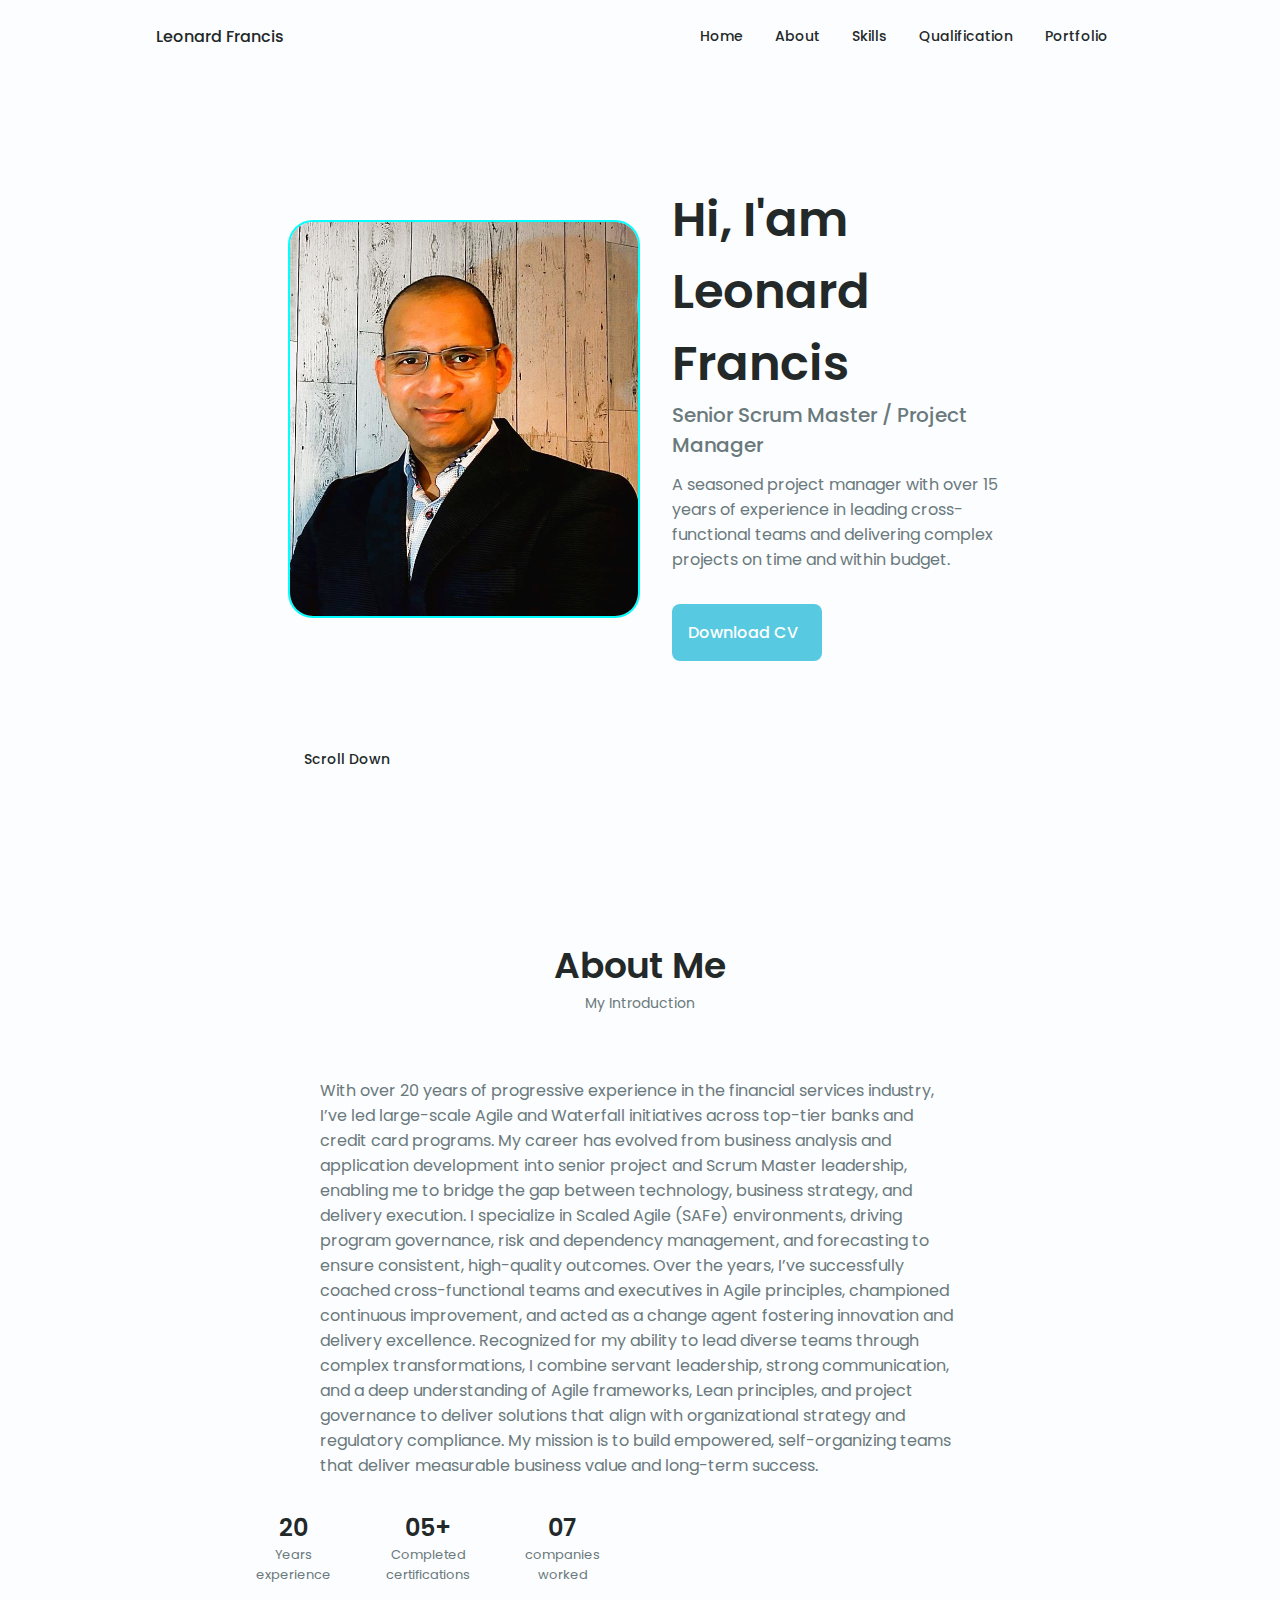
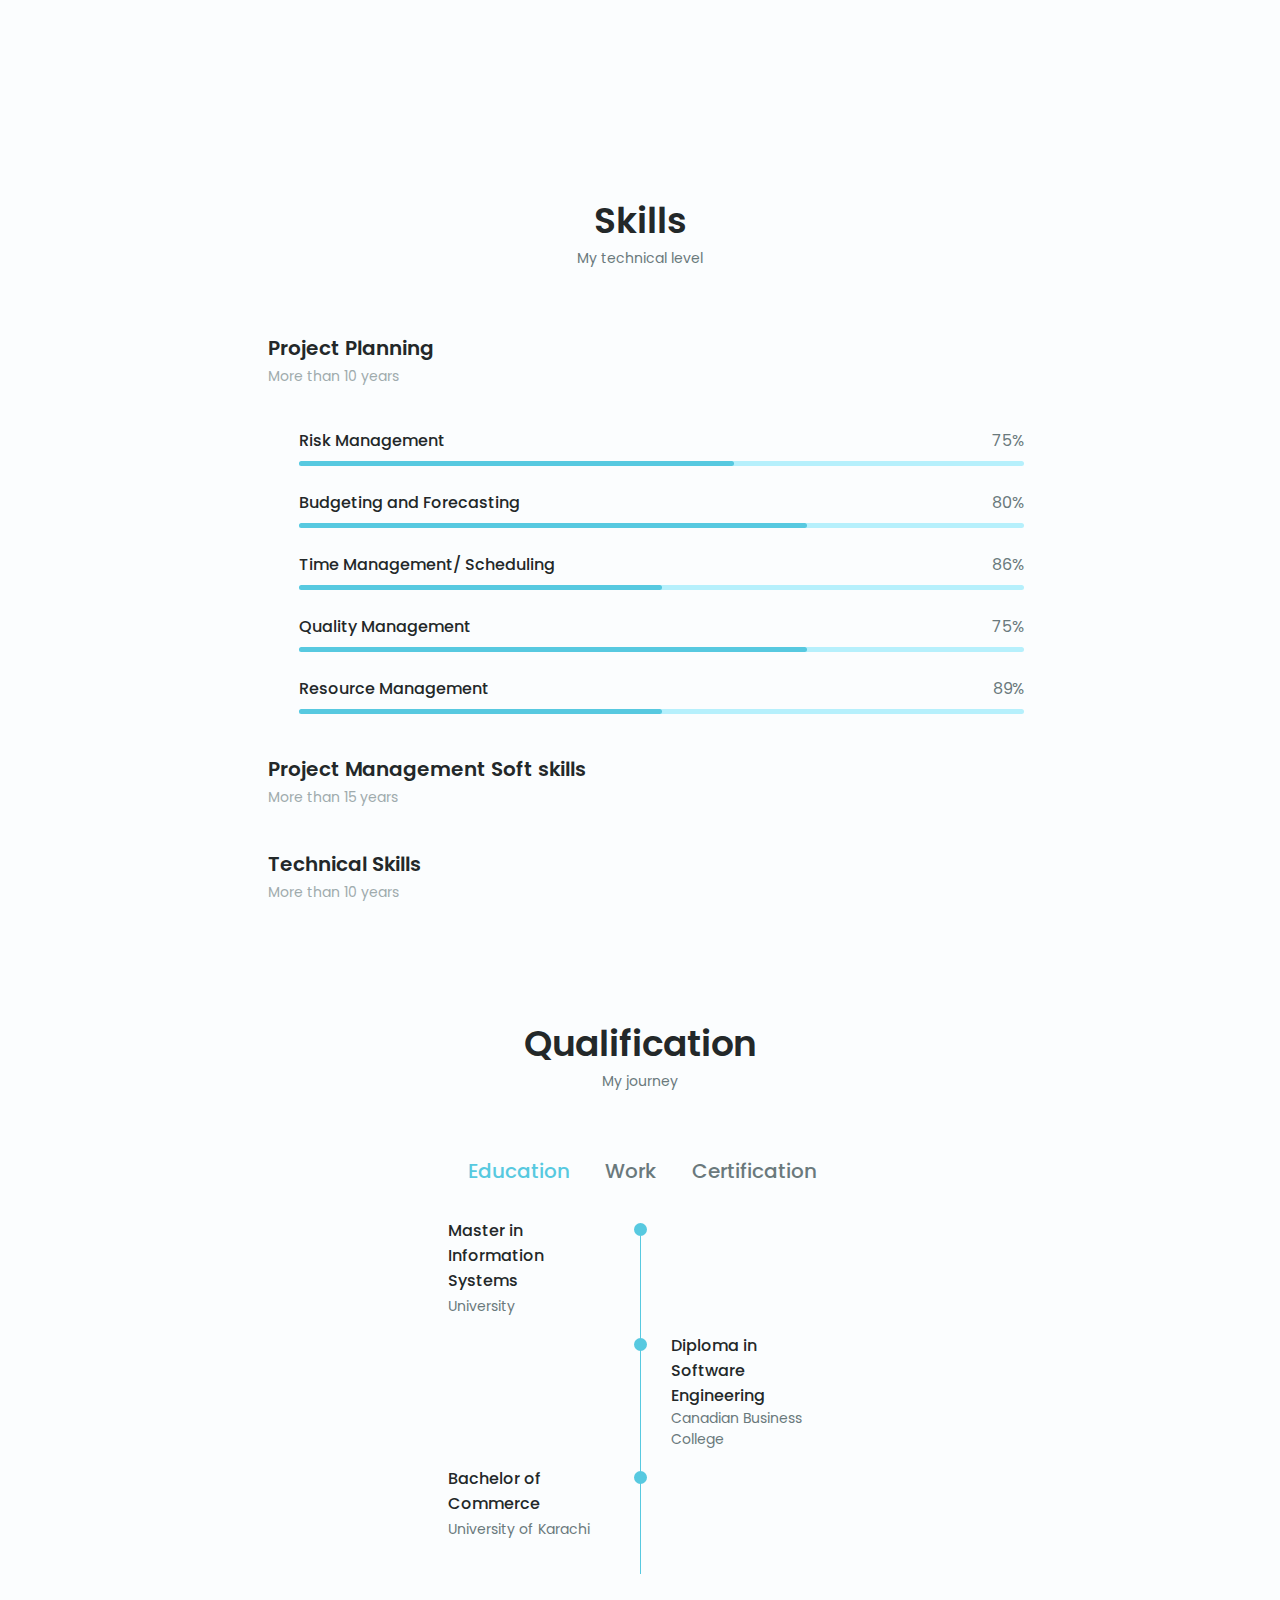
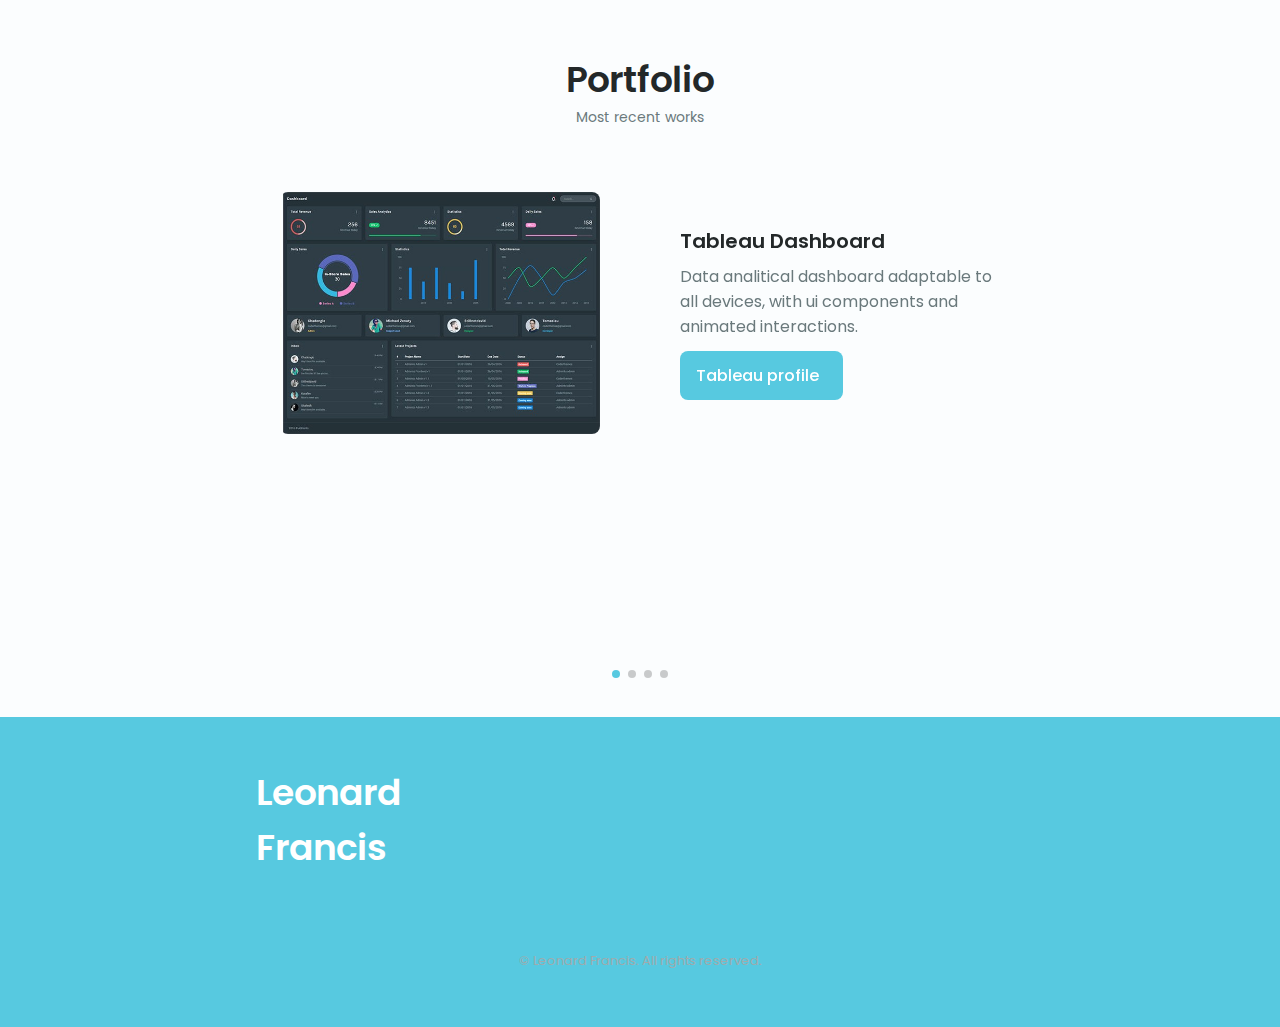
<file: index.html>
<!DOCTYPE html>
    <html lang="en">
    <head>
        <meta charset="UTF-8">
        <meta name="viewport" content="width=device-width, initial-scale=1.0">

        <!--==================== UNICONS ====================-->
        <link rel="stylesheet" href="https://unicons.iconscout.com/release/v4.0.0/css/line.css">
        
        <!--==================== SWIPER CSS ====================-->
        <link rel="stylesheet" href="./packages/css/swiper-bundle.min.css">
        
        <!--==================== CSS ====================-->
        <link rel="stylesheet" href="./packages/css/styles.css">
       

        <title>Leonard Francis</title>
    </head>
    <body>
        <!--==================== HEADER ====================-->
        <header class="header" id="header">
            <nav class="nav container">
                <a href="#" class="nav__logo">Leonard Francis</a>
                <div class="nav__menu" id="nav-menu">
                    <ul class="nav__list grid">
                        <li class="nav__item">
                            <a href="#home" class="nav__link">
                                <i class="uil uil-estate nav__icon"></i>Home
                            </a>
                        </li>
                        <li class="nav__item">
                            <a href="#about" class="nav__link">
                                <i class="uil uil-user nav__icon"></i>About
                            </a>
                        </li>
                        <li class="nav__item">
                            <a href="#skills" class="nav__link">
                                <i class="uil uil-file-alt nav__icon"></i>Skills
                            </a>
                        <li class="nav__item">
                            <a href="#qualification" class="nav__link">
                                <i class="uil uil-message nav__icon"></i>Qualification                               
                            </a>
                        </li>
                        <li class="nav__item">
                            <a href="#portfolio" class="nav__link">
                                <i class="uil uil-scenery nav__icon"></i>Portfolio                                
                            </a>
                        </li>

                    </ul>
                    <i class="uil uil-times nav__close" id="nav-close"></i>
                </div>
                <div class="nav__btns">
                    <!-- Theme change button -->

                    <i class="uil uil-moon change-theme" id="theme-button"></i>

                    <div class="nav__toggle" id="nav-toggle">
                        <i class="uil uil-apps"></i>
                    </div>
                </div>
            </nav>
        </header>

        <!--==================== MAIN ====================-->
        <main class="main">
            <!--==================== HOME ====================-->
            <section class="home section" id="home">
                <div class="home__container container grid">
                    <div class="home__content grid">
                        <div class="home__social">
                            <a href="https://www.linkedin.com/in/leonard-f-65aba0225/" target="_blank" class="home__social-icon">
                                <i class="uil uil-linkedin-alt"></i>
                            </a>
                            <a href="https://github.com/leonardftor" target="_blank" class="home__social-icon">
                                <i class="uil uil-github-alt"></i>
                            </a>
                        </div>

                        <div>
                            <img src="packages/images/LF_me.jpg" style="border: 2px solid #00FFFF; border-radius: 25px;" alt="Leonard" width="500" height="600">
                        </div>

                        <div class="home__data">
                            <h1 class="home__title">Hi, I'am Leonard Francis</h1>
                            <h3 class="home__subtitle">Senior Scrum Master / Project Manager </h3>
                            <p class="home__description">A seasoned project manager with over 15 years of experience in leading cross-functional teams
                                 and delivering complex projects on time and within budget.</p>
                            <div class="about__buttons">
                            <a download="" href="FrancisLeonard.pdf" class="button button--flex">
                                Download CV<i class="uil uil-download-alt button__icon"></i>
                            </a>
                        </div>
                            <!-- <a href="#contact" class="button button--flex home__button">
                                Contact Me<i class="uil uil-message button__icon"></i> -->
                            </a>
                        </div>
                    </div>

                    <div class="home__scroll">
                        <a href="#about" class="home__scroll-button button--flex">
                            <i class="uil uil-mouse-alt home__scroll-mouse"></i>
                            <span class="home__scroll-name">Scroll Down</span>
                            <i class="uil uil-arrow-down home__scroll-arrow"></i>
                        </a>
                    </div>
                </div>
            </section>

            <!--==================== ABOUT ====================-->
            <section class="about section" id="about">
                <h2 class="section__title">About Me</h2>
                <span class="section__subtitle">My Introduction</span>

                <!-- <div class="about__container container grid"> -->
                    <!-- <img src="packages/images/prj_3.jpg" alt="" class="about__img"> -->
                    <div class="about__data">
                        <p class="home__description" style="width: 50%; margin-right: auto; margin-left: auto;">
                        With over 20 years of progressive experience in the financial services industry, I’ve led large-scale Agile and Waterfall initiatives across top-tier banks and credit card programs. My career has evolved from business analysis and application development into senior project and Scrum Master leadership, enabling me to bridge the gap between technology, business strategy, and delivery execution.

                        I specialize in Scaled Agile (SAFe) environments, driving program governance, risk and dependency management, and forecasting to ensure consistent, high-quality outcomes. Over the years, I’ve successfully coached cross-functional teams and executives in Agile principles, championed continuous improvement, and acted as a change agent fostering innovation and delivery excellence.

                        Recognized for my ability to lead diverse teams through complex transformations, I combine servant leadership, strong communication, and a deep understanding of Agile frameworks, Lean principles, and project governance to deliver solutions that align with organizational strategy and regulatory compliance. My mission is to build empowered, self-organizing teams that deliver measurable business value and long-term success. 

                        </p>
                    <div class="about__container container grid">

                        <div class="about__info">
                            <div>
                                <span class="about__info-title">20</span>
                                <span class="about__info-name">Years <br> experience</span>
                            </div>
                            <div>
                                <span class="about__info-title">05+</span>
                                <span class="about__info-name">Completed <br> certifications</span>
                            </div>
                            <div>
                                <span class="about__info-title">07 </span>
                                <span class="about__info-name">companies<br>worked</span>
                            </div>
                        </div>
                    </div>
                </div>
            </section>

            <!--==================== SKILLS ====================-->
            <section class="skills section" id="skills">
                <h2 class="section__title">Skills</h2>
                <span class="section__subtitle">My technical level</span>

                <div class="skills__container container grid">
                    <div>
                         <!--==================== SKILL-1 ====================-->
                        <div class="skills__content skills__open">
                            <div class="skills__header">
                                <i class="uil uil-analytics skills__icon"></i>
                               <div>
                                   <h1 class="skills__title">Project Planning  </h1>
                                   <span class="skills__subtitle">More than 10 years</span>
                               </div>

                               <i class="uil uil-angle-down skills__arrow"></i>
                            </div>
                            <div class="skills__list grid">
                                <div class="skills__data">
                                    <div class="skills__titles">
                                        <h3 class="skills__name">Risk Management</h3>
                                        <span class="skills__number">75%</span>
                                    </div>
                                    <div class="skills__bar">
                                        <span class="skills__percentage skills__python"></span>
                                    </div>
                                </div>
                               <div class="skills__data">
                                   <div class="skills__titles">
                                       <h3 class="skills__name">Budgeting and Forecasting</h3>
                                       <span class="skills__number">80%</span>
                                   </div>
                                   <div class="skills__bar">
                                       <span class="skills__percentage skills__tab"></span>
                                   </div>
                               </div>
                               <div class="skills__data">
                                   <div class="skills__titles">
                                       <h3 class="skills__name">Time Management/ Scheduling </h3>
                                       <span class="skills__number">86%</span>
                                   </div>
                                   <div class="skills__bar">
                                       <span class="skills__percentage skills__sql"></span>
                                   </div>
                               </div>
                               <div class="skills__data">
                                   <div class="skills__titles">
                                       <h3 class="skills__name">Quality Management</h3>
                                       <span class="skills__number">75%</span>
                                   </div>
                                   <div class="skills__bar">
                                       <span class="skills__percentage skills__google"></span>
                                   </div>
                               </div>
                               <div class="skills__data">
                                   <div class="skills__titles">
                                       <h3 class="skills__name">Resource Management</h3>
                                       <span class="skills__number">89%</span>
                                   </div>
                                   <div class="skills__bar">
                                       <span class="skills__percentage skills__sql"></span>
                                   </div>
                               </div>
                            </div>
                        </div>
                         <!--==================== SKILLS 2 ====================-->
                        <div class="skills__content skills__close">
                            <div class="skills__header">
                                <i class="uil uil-money-bill skills__icon"></i>
                               <div>
                                   <h1 class="skills__title">Project Management Soft skills</h1>
                                   <span class="skills__subtitle">More than 15 years</span>
                               </div>

                               <i class="uil uil-angle-down skills__arrow"></i>
                            </div>
                            <div class="skills__list grid">
                                <div class="skills__data">
                                    <div class="skills__titles">
                                        <h3 class="skills__name">Leadership</h3>
                                        <span class="skills__number">80%</span>
                                    </div>
                                    <div class="skills__bar">
                                        <span class="skills__percentage skills__bank"></span>
                                    </div>
                               </div>
                               <div class="skills__data">
                                   <div class="skills__titles">
                                       <h3 class="skills__name">Organization</h3>
                                       <span class="skills__number">80%</span>
                                   </div>
                                   <div class="skills__bar">
                                       <span class="skills__percentage skills__counter"></span>
                                   </div>
                               </div>
                               <div class="skills__data">
                                    <div class="skills__titles">
                                      <h3 class="skills__name">Problem-Solving</h3>
                                      <span class="skills__number">70%</span>
                                    </div>
                                    <div class="skills__bar">
                                       <span class="skills__percentage skills__google"></span>
                                    </div>
                                </div>
                                <div class="skills__data">
                                   <div class="skills__titles">
                                       <h3 class="skills__name">Conflict Resolution</h3>
                                       <span class="skills__number">90%</span>
                                   </div>
                                   <div class="skills__bar">
                                       <span class="skills__percentage skills__office"></span>
                                   </div>
                                </div>
                            </div>
                        </div>
                    </div>

                    <div>
                        <!--==================== SKILLS 3 ====================-->
                        <div class="skills__content skills__close">
                            <div class="skills__header">
                               <i class="uil uil-brackets-curly skills__icon"></i>
                               <div>
                                   <h1 class="skills__title">Technical Skills</h1>
                                   <span class="skills__subtitle">More than 10 years</span>
                               </div>

                               <i class="uil uil-angle-down skills__arrow"></i>
                            </div>
                            <div class="skills__list grid">
                                <div class="skills__data">
                                    <div class="skills__titles">
                                        <h3 class="skills__name">Jira & Confluence</h3>
                                        <span class="skills__number">90%</span>
                                    </div>
                                    <div class="skills__bar">
                                        <span class="skills__percentage skills__html"></span>
                                    </div>
                                </div>
                               <div class="skills__data">
                                   <div class="skills__titles">
                                       <h3 class="skills__name">MS Project</h3>
                                       <span class="skills__number">80%</span>
                                   </div>
                                   <div class="skills__bar">
                                       <span class="skills__percentage skills__css"></span>
                                   </div>
                               </div>
                               <div class="skills__data">
                                   <div class="skills__titles">
                                       <h3 class="skills__name">Tableau / Power BI</h3>
                                       <span class="skills__number">60%</span>
                                   </div>
                                   <div class="skills__bar">
                                       <span class="skills__percentage skills__js"></span>
                                   </div>
                               </div>
                               <div class="skills__data">
                                   <div class="skills__titles">
                                       <h3 class="skills__name">MS Office Suite</h3>
                                       <span class="skills__number">70%</span>
                                   </div>
                                   <div class="skills__bar">
                                       <span class="skills__percentage skills__wordpress"></span>
                                   </div>
                               </div>
                           </div>
                       </div>
                    </div>
                </div>
            </section>

        <!--==================== QUALIFICATION ====================-->
        <section class="qualification__section" id="qualification">
            <h2 class="section__title" >Qualification</h2>
            <span class="section__subtitle">My journey</span>

            
            <div class="qualification__container container">
                <div class="qualification__tabs">
                    <div class="qualification__button button--flex qualification__active" data-target='#education'>
                        <i class="uil uil-graduation-cap qualification__icon"></i>
                        Education
                    </div>

                    <div class="qualification__button button--flex" data-target="#work">
                        <i class="uil uil-briefcase-alt qualification__icon"></i>
                        Work
                    </div>

                    <div class="qualification__button button--flex" data-target="#certification">
                        <i class="uil uil-award-alt qualification__icon"></i>
                        Certification
                    </div>
                </div>

            <div class="qualification__sections">
            <!--==================== QUALIFICATION CONTENT 1 ====================-->
            <div class="qualification__content qualification__active" data-content id="education">
             <!--==================== QUALIFICATION 1 ====================--> 
             <div class="qualification__data">
                 <div>
                     <h3 class="qualification__title"> Master in Information Systems </h3>
                     <span class="qualification__subtitle">University</span>
                     <div class="qualification__calendar">
                        <!-- <i class="uil uil-calendar-alt"></i> -->
                     
                     </div>
                 </div>

                 <div>
                     <span class="qualification__rounder"></span>
                     <span class="qualification__line"></span>
                 </div>
             </div>
             
             <!--==================== QUALIFICATION 2 ====================--> 
             <div class="qualification__data">
                <div></div>
                <div>
                   <span class="qualification__rounder"></span>
                   <span class="qualification__line"></span>
                </div>

                <div>
                    <h3 class="qualification__title">Diploma in Software Engineering</h3>
                    <span class="qualification__subtitle">Canadian Business College</span>
                    <div class="qualification__calendar">
                       <!-- <i class="uil uil-calendar-alt"></i> -->
                      
                    </div>
                </div>
            </div> 

            <!--==================== QUALIFICATION 3 ====================--> 
            <div class="qualification__data">
                <div>
                    <h3 class="qualification__title">Bachelor of Commerce</h3>
                    <span class="qualification__subtitle">University of Karachi</span>
                    <div class="qualification__calendar">
                       <!-- <i class="uil uil-calendar-alt"></i> -->
                       
                    </div>
                </div>

                <div>
                    <span class="qualification__rounder"></span>
                    <span class="qualification__line"></span>
                </div>
            </div>           
            </div>
            
            
            <!--==================== QUALIFICATION CONTENT 2 ====================-->
            <div class="qualification__content" data-content id="work">
                <!--==================== QUALIFICATION 1 ====================--> 
                <div class="qualification__data">
                    <div>
                        <h3 class="qualification__title">Senior Scrum Master</h3>
                        <span class="qualification__subtitle">TD Bank - Toronto</span>
                        <div class="qualification__calendar">
                           <i class="uil uil-calendar-alt"></i>
                           2022 - Present
                        </div>
                    </div>
   
                    <div>
                        <span class="qualification__rounder"></span>
                        <span class="qualification__line"></span>
                    </div>
                </div>
                
                <!--==================== QUALIFICATION 2 ====================--> 
                <div class="qualification__data">
                   <div></div>
                   <div>
                      <span class="qualification__rounder"></span>
                      <span class="qualification__line"></span>
                   </div>
   
                   <div>
                       <h3 class="qualification__title">Project Manager / Senior Scrum Master</h3>
                       <span class="qualification__subtitle">CIBC - Toronto</span>
                       <div class="qualification__calendar">
                          <i class="uil uil-calendar-alt"></i>
                          2018 - 2022
                       </div>
                   </div>
               </div> 
   
               <!--==================== QUALIFICATION 3 ====================--> 
               <div class="qualification__data">
                   <div>
                       <h3 class="qualification__title">Advisory Application Developer</h3>
                       <span class="qualification__subtitle">CIBC - Toronto</span>
                       <div class="qualification__calendar">
                          <i class="uil uil-calendar-alt"></i>
                          2015 - 2018
                       </div>
                   </div>
   
                   <div>
                       <span class="qualification__rounder"></span>
                       <span class="qualification__line"></span>
                   </div>
               </div> 

                <!--==================== QUALIFICATION 4 ====================--> 
                <div class="qualification__data">
                    <div></div>
                    <div>
                        <span class="qualification__rounder"></span>
                        <span class="qualification__line"></span>
                    </div>
                    <div>
                        <h3 class="qualification__title">Senior Business Analyst / Project Manager</h3>
                        <span class="qualification__subtitle">International Financial Data (IFDS) - Toronto</span>
                        <div class="qualification__calendar">
                            <i class="uil uil-calendar-alt"></i>
                            04/2015 - 08/2015
                        </div>
                    </div>
               </div> 
            
            <!--==================== QUALIFICATION 5 ====================-->
                <div class="qualification__data">
                    <div>
                        <h3 class="qualification__title">Senior Manager Business / Project Manager</h3>
                        <span class="qualification__subtitle">Mashreq Bank - Dubai, U.A.E</span>
                        <div class="qualification__calendar">
                            <i class="uil uil-calendar-alt"></i>
                            2004 - 2013
                        </div>
                    </div>
    
                    <div>
                        <span class="qualification__rounder"></span>
                        <span class="qualification__line"></span>
                    </div>
                </div> 
            </div>

            <!--==================== QUALIFICATION CONTENT  ====================-->
            <div class="qualification__content" data-content id="certification">
                <!--==================== QUALIFICATION 1 ====================--> 
                <div class="qualification__data">
                    <div>
                        <h3 class="qualification__title">SAFe Advanced Scrum Master</h3>
                        <span class="qualification__subtitle">Scaled Agile INC</span>
                        <div class="qualification__calendar">
                          <i class="uil uil-calendar-alt"></i>
                          2023
                        </div>
                    </div>
   
                    <div>
                       <span class="qualification__rounder"></span>
                       <span class="qualification__line"></span>
                    </div>
                </div>      
                <!--==================== QUALIFICATION 2 ====================-->       
                <div class="qualification__data">
                   <div></div>
                   <div>
                      <span class="qualification__rounder"></span>
                      <span class="qualification__line"></span>
                   </div>
   
                   <div>
                       <h3 class="qualification__title">Certified Professional Scrum Master</h3>
                       <span class="qualification__subtitle">Scrum.org</span>
                       <div class="qualification__calendar">
                          <i class="uil uil-calendar-alt"></i>
                          2022
                       </div>
                   </div>
               </div> 
                <!--==================== QUALIFICATION 3 ====================-->    
                <div class="qualification__data">
                     <div>
                          <h3 class="qualification__title">Certified Pega Business System Architecture v 8.5</h3>
                          <span class="qualification__subtitle">Scrum Alliance</span>
                          <div class="qualification__calendar">
                              <i class="uil uil-calendar-alt"></i>
                              2021
                          </div>
                     </div>
    
                     <div>
                          <span class="qualification__rounder"></span>
                          <span class="qualification__line"></span>
                     </div>
                </div>
                <!--==================== QUALIFICATION 4 ====================-->
                <div class="qualification__data">
                    <div></div>
                    <div>
                       <span class="qualification__rounder"></span>
                       <span class="qualification__line"></span>
                    </div>
    
                    <div>
                        <h3 class="qualification__title">Certificate in Advanced Data Science and Predictive Analytics</h3>
                        <span class="qualification__subtitle">York University</span>
                        <div class="qualification__calendar">
                           <i class="uil uil-calendar-alt"></i>
                           2020
                        </div>
                    </div>
                </div>
                <!--==================== QUALIFICATION 5 ====================-->
                <div class="qualification__data">
                     <div>
                          <h3 class="qualification__title">Certified Scrum Master</h3>
                          <span class="qualification__subtitle">Scrum Alliance</span>
                          <div class="qualification__calendar">
                              <i class="uil uil-calendar-alt"></i>
                              2018
                          </div>
                     </div>
    
                     <div>
                          <span class="qualification__rounder"></span>
                          <span class="qualification__line"></span>
                     </div>
                </div>
                <!--==================== QUALIFICATION 6 ====================-->
                <div class="qualification__data">
                    <div></div>
                    <div>
                       <span class="qualification__rounder"></span>
                       <span class="qualification__line"></span>
                    </div>
    
                    <div>
                        <h3 class="qualification__title">Certificate in Advanced Data Science and Predictive Analytics</h3>
                        <span class="qualification__subtitle">York University</span>
                        <div class="qualification__calendar">
                           <i class="uil uil-calendar-alt"></i>
                           2020
                        </div>
                    </div>
                </div>
                <!--==================== QUALIFICATION 5 ====================-->
                <div class="qualification__data">
                     <div>
                          <h3 class="qualification__title">Certified Business Analysis Professional (Membership ID 114178)</h3>
                          <span class="qualification__subtitle">International Institute of Business Analysis</span>
                          <div class="qualification__calendar">
                              <i class="uil uil-calendar-alt"></i>
                              2017 
                          </div>
                     </div>
    
                     <div>
                          <span class="qualification__rounder"></span>
                          <span class="qualification__line"></span>
                     </div>
                </div>

            </div>
            </div>
        </section>
      
   
        <!--==================== PORTFOLIO ====================-->
        <section class="portfolio section" id="portfolio">

            <h2 class="section__title">Portfolio</h2>
            <span class="section__subtitle">Most recent works</span>

            <div class="portfolio__container container swiper-container">
                <div class="swiper-wrapper">
        <!--==================== PORTFOLIO 1 ====================-->
        
            <div class="portfolio__content grid swiper-slide">
                <img src="./packages/images/portfolio1.jpg" alt="" class="portfolio__img">

                <div class="portfolio_">
                    <h3 class="portfolio__title">Tableau Dashboard</h3>
                    <p class="portfolio__description">Data analitical dashboard adaptable to all devices, 
                        with ui components and animated interactions.</p>
                    <a href="https://public.tableau.com/app/profile/leonard.francis/vizzes" target="_blank"  class="button button--flex button--small portfolio__button">
                        Tableau profile
                        <i class="uil uil-arrow-right button__icon"></i>
                    </a>
                </div>
            </div>

            <!--==================== PORTFOLIO 2 ====================-->
        
            <div class="portfolio__content grid swiper-slide">

                
                <video width="350" height="240" controls loop>
                <source src="./packages/images/bankingsim.mp4" type="video/mp4">
                </video>

                <div class="portfolio_">
                    <h3 class="portfolio__title">Banking Simulation (Python project) </h3>
                    <p class="portfolio__description"> Created a banking Simulation using python as part of a Software Engineering course.</p>
                    <a href="https://github.com/leonardftor/banksim" target="_blank"   class="button button--flex button--small portfolio__button">
                        Git repo
                        <i class="uil uil-arrow-right button__icon"></i>
                    </a>
                </div>
            </div>

            <!--==================== PORTFOLIO 3 ====================-->
        
            <div class="portfolio__content grid swiper-slide">
                <img src="./packages/images/portfolio4.png" alt="" class="portfolio__img">

                <div class="portfolio_">
                    <h3 class="portfolio__title">Salesforce profile</h3>
                    <p class="portfolio__description"> Completed platform developer and Business analyst badges</p>
                    <a href="https://www.salesforce.com/trailblazer/lfrancis31"  target="_blank" class="button button--flex button--small portfolio__button">
                        Trailhead profile
                        <i class="uil uil-arrow-right button__icon"></i>
                    </a>
                </div>
            </div>
            <!--==================== PORTFOLIO 4 ====================-->
        
            <div class="portfolio__content grid swiper-slide">
                <img src="./DashboardPrj.png" alt="" class="portfolio__img">

                <div class="portfolio_">
                    <h3 class="portfolio__title">Power BI Sample Dashboard</h3>
                    <p class="portfolio__description"> Completed Power BI Desktop Sample project for University of Colorado</p>
                    <a href="PowerBIPage.html"  target="_blank" class="button button--flex button--small portfolio__button">
                        Power BI Desktop Sample project
                        <i class="uil uil-arrow-right button__icon"></i>
                    </a>
                </div>
            </div>



            </div>

            <!-- add arrows-->
            <div class="swiper-button-next">
                <i class="uil uil-angle-right-b swiper-portfolio-icon"></i>
            </div>

            <div class="swiper-button-prev">
                <i class="uil uil-angle-left-b swiper-portfolio-icon"></i>
            </div>

            <!-- Add Pagination -->
            <div class="swiper-pagination"></div>
            
        
        </div>

        </section>


<!-- 
        ==================== TESTIMONIAL ==================== -->
        <!-- <section class="testimonial section">

            <h2 class="section__title">Testimonials</h2>
            <span class="section__subtitle">My client saying</span>

            <div class="testimonial__container container swiper-container">
                <div class="swiper-wrapper"> -->
                <!--==================== TESTIMONIAL 1 ====================-->
                    <!-- <div class="testimonial__content swiper-slide">
                        <div class="testimonial__data">
                            <div class="testimonial__header">
                                <img src="./packages/images/arun.PNG" alt="" class="testimonial__img">
                                
                                <div>
                                    <h3 class="testimonial__name">Arun Prashanth</h3>
                                    <span class="testimonial__client">Client</span>
                                </div>
                            </div>
                            <div>
                                <i class="uil uil-star testimonial__icon-star"></i>
                                <i class="uil uil-star testimonial__icon-star"></i>
                                <i class="uil uil-star testimonial__icon-star"></i>
                                <i class="uil uil-star testimonial__icon-star"></i>
                                <i class="uil uil-star testimonial__icon-star"></i>
                            </div>
                        </div>

                        <p class="testimonial__description">I get a good impression, I carry out my project with all the 
                            possible quality and attention and support 24 hours a day.
                        </p>
                    </div> -->
                    <!--==================== TESTIMONIAL 2 ====================-->
                    <!-- <div class="testimonial__content swiper-slide">
                        <div class="testimonial__data">
                            <div class="testimonial__header">
                                <img src="./packages/images/yuga.PNG" alt="" class="testimonial__img">
                                
                                <div>
                                    <h3 class="testimonial__name">Yugadarshan</h3>
                                    <span class="testimonial__client">Client</span>
                                </div>
                            </div>
                            <div>
                                <i class="uil uil-star testimonial__icon-star"></i>
                                <i class="uil uil-star testimonial__icon-star"></i>
                                <i class="uil uil-star testimonial__icon-star"></i>
                                <i class="uil uil-star testimonial__icon-star"></i>
                                <i class="uil uil-star testimonial__icon-star"></i>
                            </div>
                        </div>

                        <p class="testimonial__description">I get a good impression, I carry out my project with all the 
                            possible quality and attention and support 24 hours a day.
                        </p>
                    </div> -->
                    <!--==================== TESTIMONIAL 3 ====================-->
                    <!-- <div class="testimonial__content swiper-slide">
                        <div class="testimonial__data">
                            <div class="testimonial__header">
                                <img src="./packages/images/shenan.PNG" alt="" class="testimonial__img">
                                
                                <div>
                                    <h3 class="testimonial__name">Shenan Sachinthan</h3>
                                    <span class="testimonial__client">Client</span>
                                </div>
                            </div>
                            <div>
                                <i class="uil uil-star testimonial__icon-star"></i>
                                <i class="uil uil-star testimonial__icon-star"></i>
                                <i class="uil uil-star testimonial__icon-star"></i>
                                <i class="uil uil-star testimonial__icon-star"></i>
                                <i class="uil uil-star testimonial__icon-star"></i>
                            </div>
                        </div>

                        <p class="testimonial__description">I get a good impression, I carry out my project with all the 
                            possible quality and attention and support 24 hours a day.</p>
                    </div>      
                </div> -->

                <!--Add pagination-->
                <div class="swiper-pagination swiper-pagination-testimonial"></div>
            </div>
            </section>


    <!--==================== FOOTER ====================-->
    <footer class="footer">

        <div class="footer__bg">
            <div class="footer__container container grid">
                <div>
                    <h1 class="footer__title">Leonard Francis</h1>
                    <span class="footer__subtitle"> </span>
                </div>
<!-- 
                <ul class="footer__links">
                    <li>
                        <a href="#services" class="footer__link">Services</a>
                    </li>
                    <li>
                        <a href="#portfolio" class="footer__link">Portfolio</a>
                    </li>
                    <li>
                        <a href="#contact" class="footer__link">Contact</a>
                    </li>
                </ul> -->

                <div class="footer__socials">
                    <a href="https://www.linkedin.com/in/leonard-f-65aba0225/" target="_blank" class="footer__social">
                        <i class="uil uil-linkedin-alt"></i>
                    </a>
                    <a href="mailto:leonardftor@gmail.com" target="_blank" class="footer__social">
                        <i class="uil uil-fast-mail"></i>
                    </a>
                    <a href="tel:647-671-3531" alt="647-671-3531" >
                        <i class="uil uil-phone-alt"></i>
                    </a>
                </div>
            </div>
            <p class="footer__copy">&#169; Leonard Francis. All rights reserved.</p>
        </div>
    </footer>

    <!--==================== SCROLL TOP ====================-->
    <a href="#" class="scrollup" id="scroll-up">
        <i class="uil uil-arrow-up scrollup__icon"></i>
    </a>
    

    <!--==================== SWIPER JS ====================-->
    <script src="./packages/js/swiper-bundle.min.js"></script>

    <!--==================== MAIN JS ====================-->
    <script src="./packages/js/main.js"></script>


<!---reference: https://unicons.iconscout.com/release/v1.0.0/index.html-->
</body>

</html>
</file>
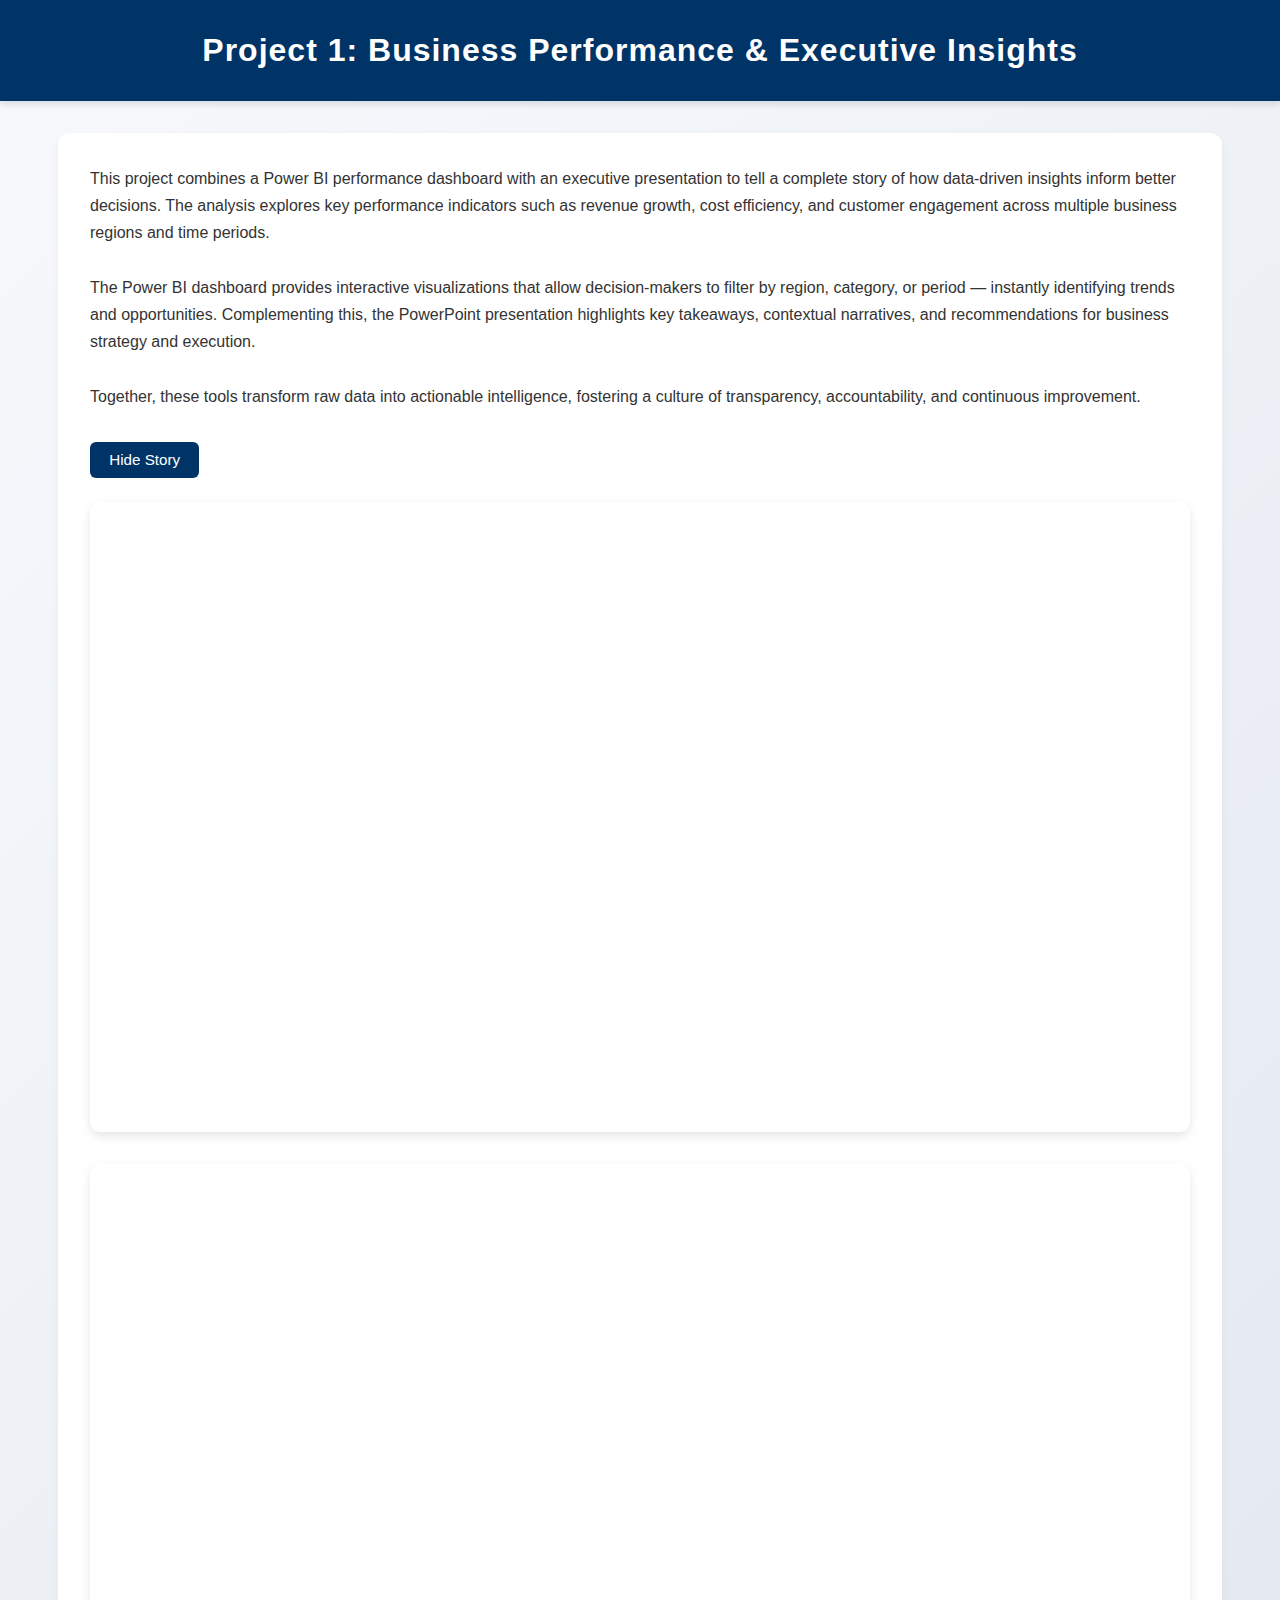
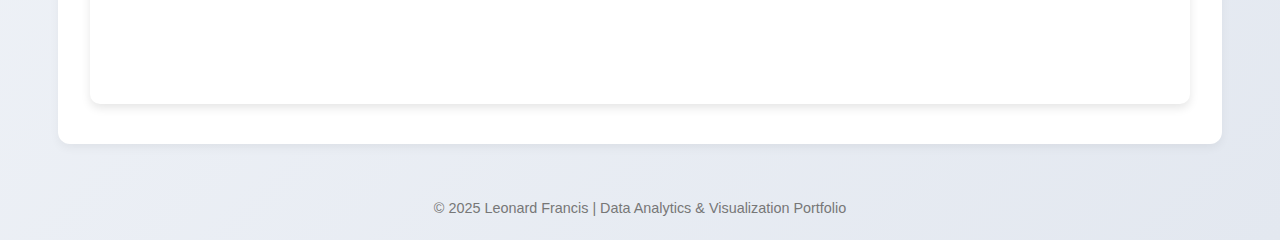
<file: PowerBIPage.html>
<!DOCTYPE html>
<html lang="en">
<head>
  <meta charset="UTF-8">
  <meta name="viewport" content="width=device-width, initial-scale=1.0">
  <title>Project 1 | Business Performance & Insights Dashboard</title>
  <style>
    body {
      font-family: "Segoe UI", Roboto, Helvetica, Arial, sans-serif;
      background: linear-gradient(135deg, #f7f9fc, #e3e8f0);
      margin: 0;
      padding: 0;
      color: #222;
    }

    header {
      background-color: #003366;
      color: white;
      text-align: center;
      padding: 2rem 1rem;
      box-shadow: 0 4px 6px rgba(0, 0, 0, 0.1);
    }

    header h1 {
      margin: 0;
      font-size: 2rem;
      letter-spacing: 1px;
    }

    .container {
      max-width: 1100px;
      margin: 2rem auto;
      padding: 1rem 2rem;
      background: white;
      border-radius: 12px;
      box-shadow: 0 4px 10px rgba(0, 0, 0, 0.05);
    }

    .story {
      line-height: 1.7;
      font-size: 1rem;
      margin-bottom: 2rem;
      color: #333;
    }

    iframe {
      display: block;
      margin: 1.5rem auto;
      border: none;
      border-radius: 10px;
      width: 100%;
      height: 70vh;
      box-shadow: 0 4px 10px rgba(0, 0, 0, 0.1);
    }

    .presentation {
      width: 100%;
      height: 60vh;
      border-radius: 10px;
      margin-top: 2rem;
    }

    .toggle-btn {
      display: inline-block;
      padding: 0.6rem 1.2rem;
      background-color: #003366;
      color: white;
      border: none;
      border-radius: 6px;
      font-size: 0.95rem;
      cursor: pointer;
      transition: all 0.3s ease;
    }

    .toggle-btn:hover {
      background-color: #00509e;
    }

    footer {
      text-align: center;
      padding: 1.5rem;
      color: #777;
      font-size: 0.9rem;
    }

    @media (max-width: 768px) {
      iframe {
        height: 60vh;
      }

      .presentation {
        height: 50vh;
      }
    }
  </style>
</head>

<body>
  <header>
    <h1>Project 1: Business Performance & Executive Insights</h1>
  </header>

  <div class="container">
    <p class="story" id="story-text">
      This project combines a Power BI performance dashboard with an executive presentation to tell a 
      complete story of how data-driven insights inform better decisions. The analysis explores key 
      performance indicators such as revenue growth, cost efficiency, and customer engagement across 
      multiple business regions and time periods.
      <br><br>
      The Power BI dashboard provides interactive visualizations that allow decision-makers to filter 
      by region, category, or period — instantly identifying trends and opportunities. Complementing this, 
      the PowerPoint presentation highlights key takeaways, contextual narratives, and recommendations for 
      business strategy and execution.
      <br><br>
      Together, these tools transform raw data into actionable intelligence, fostering a culture of 
      transparency, accountability, and continuous improvement.
    </p>

    <button class="toggle-btn" onclick="toggleStory()">Hide Story</button>

    <!-- Embedded Power BI Dashboard -->
    <iframe 
      title="Project1"
      src="https://app.powerbi.com/view?r=eyJrIjoiMmMzNDhiOWQtMmI1Ni00MTc0LWE1MjctMGYwMjMyMTkzNDg0IiwidCI6IjU2MzMzN2NhLWE1MTctNDIxYS1hYWUwLTFhYTViNDE0ZmQ3ZiIsImMiOjZ9"
      allowFullScreen="true">
    </iframe>

    <!-- Embedded PowerPoint Presentation -->
    <iframe 
      class="presentation"
      src="https://1drv.ms/p/c/f1352705f307642a/IQQqZAfzBSc1IIDx1moAAAAAAclOrbOX2un64Hmq5xIWyPU?em=2&amp;wdAr=1.7777777777777777&amp;wdEaaCheck=1"
      frameborder="0">
      This is an embedded <a target="_blank" href="https://office.com">Microsoft Office</a> presentation,
      powered by <a target="_blank" href="https://office.com/webapps">Office</a>.
    </iframe>
  </div>

  <footer>
    &copy; 2025 Leonard Francis | Data Analytics & Visualization Portfolio
  </footer>

  <script>
    function toggleStory() {
      const story = document.getElementById("story-text");
      const button = document.querySelector(".toggle-btn");
      if (story.style.display === "none") {
        story.style.display = "block";
        button.textContent = "Hide Story";
      } else {
        story.style.display = "none";
        button.textContent = "Show Story";
      }
    }
  </script>
</body>
</html>
</file>
<file: packages/css/styles.css>
/* ==================== GOOGLE FONTS ====================*/
@import url("https://fonts.googleapis.com/css2?family=Poppins:wght@400;500;600&display=swap");

/*==================== VARIABLES CSS ====================*/
:root {
  --header-height: 3rem;

  /*========== Colors ==========*/
  /* Change favorite color */
  --hue-color: 190; /*Purple 250 - Green 142 - Blue 230 - Pink 340*/

  /* HSL color mode */
  --first-color: hsl(var(--hue-color), 69%, 61%);
  --first-color-second: hsl(var(--hue-color), 69%, 61%);
  --first-color-alt: hsl(var(--hue-color), 57%, 53%);
  --first-color-lighter: hsl(var(--hue-color), 92%, 85%);
  --title-color: hsl(var(--hue-color), 8%, 15%);
  --text-color: hsl(var(--hue-color), 8%, 45%);
  --text-color-light: hsl(var(--hue-color), 8%, 65%);
  --input-color: hsl(var(--hue-color), 70%, 96%);
  --body-color: hsl(var(--hue-color), 60%, 99%);
  --container-color: #fff;
  --scroll-bar-color: hsl(var(--hue-color), 12%, 90%);
  --scroll-thumb-color: hsl(var(--hue-color), 12%, 80%);

  /*========== Font and typography ==========*/
  --body-font: "Poppins", sans-serif;

  /* .5rem = 8px, 1rem = 16px, 1.5rem = 24px ... */
  --big-font-size: 2rem;
  --h1-font-size: 1.5rem;
  --h2-font-size: 1.25rem;
  --h3-font-size: 1.125rem;
  --normal-font-size: 0.938rem;
  --small-font-size: 0.813rem;
  --smaller-font-size: 0.75rem;

  /*========== Font weight ==========*/
  --font-medium: 500;
  --font-semi-bold: 600;

  /*========== Margenes Bottom ==========*/
  /* .25rem = 4px, .5rem = 8px, .75rem = 12px ... */
  --mb-0-25: 0.25rem;
  --mb-0-5: 0.5rem;
  --mb-0-75: 0.75rem;
  --mb-1: 1rem;
  --mb-1-5: 1.5rem;
  --mb-2: 2rem;
  --mb-2-5: 2.5rem;
  --mb-3: 3rem;

  /*========== z index ==========*/
  --z-tooltip: 10;
  --z-fixed: 100;
  --z-modal: 1000;
}

/* Font size for large devices */
@media screen and (min-width: 968px) {
  :root {
    --big-font-size: 3rem;
    --h1-font-size: 2.25rem;
    --h2-font-size: 1.5rem;
    --h3-font-size: 1.25rem;
    --normal-font-size: 1rem;
    --small-font-size: 0.875rem;
    --smaller-font-size: 0.813rem;
  }
}

/*========== Variables Dark theme ==========*/
body.dark-theme {
  /* HSL color mode */
  --first-color-second: hsl(var(--hue-color), 30%, 8%);
  --title-color: hsl(var(--hue-color), 8%, 95%);
  --text-color: hsl(var(--hue-color), 8%, 45%);
  --text-color-light: hsl(var(--hue-color), 8%, 75%);
  --input-color: hsl(var(--hue-color), 29%, 16%);
  --body-color: hsl(var(--hue-color), 28%, 12%);
  --container-color: hsl(var(--hue-color), 29%, 16%);
  --scroll-bar-color: hsl(var(--hue-color), 12%, 48%);
  --scroll-thumb-color: hsl(var(--hue-color), 12%, 36%);
}

/*========== Button Dark/Light ==========*/
.nav__btns {
  display: flex;
  align-items: center;
}

.change-theme {
  font-size: 1.25rem;
  color: var(--title-color);
  margin-right: var(--mb-1);
  cursor: pointer;
}

.change-theme:hover {
  color: var(--first-color);
}

/*==================== BASE ====================*/

* {
  box-sizing: border-box;
  padding: 0;
  margin: 0;
}

html {
  scroll-behavior: smooth;
}

body {
  margin: 0 0 var(--header-height) 0;
  font-family: var(--body-font);
  font-size: var(--normal-font-size);
  background-color: var(--body-color);
  color: var(--text-color);
}

h1,
h2,
h3,
h4 {
  color: var(--title-color);
  font-weight: var(--font-semi-bold);
}

ul {
  list-style: none;
}

a {
  text-decoration: none;
}

img {
  width: 100%;
  height: auto;
}

/*==================== REUSABLE CSS CLASSES ====================*/
.section {
  padding: 2rem 0 4rem;
  margin-bottom: 40px;
}

.section__title {
  font-size: var(--h1-font-size);
}

.section__subtitle {
  display: block;
  font-size: var(--small-font-size);
  margin-bottom: var(--mb-2);
}

.section__title,
.section__subtitle {
  text-align: center;
}

/*==================== LAYOUT ====================*/

.container {
  max-width: 768px;
  margin-left: var(--mb-1-5);
  margin-right: var(--mb-1-5);
}

.grid {
  display: grid;
  gap: 1.5rem;
}

.header {
  width: 100%;
  position: fixed;
  bottom: 0;
  left: 0;
  z-index: var(--z-fixed);
  background-color: var(--body-color);
}

/*==================== NAV ====================*/
.nav {
  max-width: 968px;
  height: var(--header-height);
  display: flex;
  justify-content: space-between;
  align-items: center;
}

.nav__logo,
.nav__toggle {
  color: var(--title-color);
  font-weight: var(--font-medium);
}

.nav__logo:hover {
  color: var(--first-color);
}

.nav__toggle {
  font-size: 1.1rem;
  cursor: pointer;
}

.nav__toggle:hover {
  color: var(--first-color);
}

@media screen and (max-width: 767px) {
  .nav__menu {
    position: fixed;
    bottom: -100%;
    left: 0;
    width: 100%;
    background-color: var(--body-color);
    padding: 2rem 1.5rem 4rem;
    box-shadow: 0 -1px 4px rgba(0, 0, 0, 0.15);
    border-radius: 1.5rem 1.5rem 0 0;
    transition: 0.3s;
  }
}

.nav__list {
  grid-template-columns: repeat(3, 1fr);
  gap: 2rem;
}
.nav__link {
  display: flex;
  flex-direction: column;
  align-items: center;
  font-size: var(--small-font-size);
  color: var(--title-color);
  font-weight: var(--font-medium);
}

.nav__link:hover {
  color: var(--first-color);
}

.nav__icon {
  font-size: 1.2rem;
}

.nav__close {
  position: absolute;
  right: 1.3rem;
  bottom: 0.5rem;
  font-size: 1.5rem;
  cursor: pointer;
  color: var(--first-color);
}

.nav__close:hover {
  color: var(--first-color-alt);
}

/* show menu */
.show-menu {
  bottom: 0;
}

/* Active link */
.active-link {
  color: var(--first-color);
}

/* Change background header */
.scroll-header {
  box-shadow: 0 -1px 4px rgba(0, 0, 0, 0.15);
}

/*==================== HOME ====================*/

.home__container {
  gap: 1rem;
}

.home__content {
  grid-template-columns: 0.5fr 3fr;
  padding-top: 3.5rem;
  align-items: center;
}

.home__social {
  display: grid;
  grid-template-columns: max-content;
  row-gap: 1rem;
}

.home__social-icon {
  font-size: 1.25rem;
  color: var(--first-color);
}

.home__social-icon:hover {
  color: var(--first-color-alt);
}

.home__blob {
  width: 200px;
  fill: var(--first-color);
}

.home__blob-img {
  width: 220px;
}

.home__data {
  grid-column: 1/3;
}

.home__title {
  font-size: var(--big-font-size);
}

.home__subtitle {
  font-size: var(--h3-font-size);
  color: var(--text-color);
  font-weight: var(--font-medium);
  margin-bottom: var(--mb-0-75);
}

.home__description {
  margin-bottom: var(--mb-2);
}

.home__scroll {
  display: none;
}

.home__scroll-button {
  color: var(--first-color);
  transition: 0.3s;
}

.home__scroll-button:hover {
  transform: translateY(0.25rem);
}

.home__scroll-mouse {
  font-size: 2rem;
}

.home__scroll-name {
  font-size: var(--small-font-size);
  color: var(--title-color);
  font-weight: var(--font-medium);
  margin-right: var(--mb-0-25);
}

.home__scroll-arrow {
  font-size: 1.25rem;
}
/*==================== BUTTONS ====================*/

.button {
  display: inline-block;
  background-color: var(--first-color);
  color: #ffff;
  padding: 1rem;
  border-radius: 0.5rem;
  font-weight: var(--font-medium);
}

.button:hover {
  background-color: var(--first-color-alt);
}

.button__icon {
  font-size: 1.2rem;
  margin-left: var(--mb-0-5);
  transition: 0.3s;
}

.button--white {
  background-color: #fff;
  color: var(--first-color);
}

.button--white:hover {
  background-color: #fff;
}

.button--flex {
  display: inline-flex;
  align-items: center;
  transition: 0.3s;
}

.button--small {
  padding: 0.75rem 1rem;
}

.button--link {
  padding: 0;
  background-color: transparent;
  color: var(--first-color);
}

.button--link:hover {
  background-color: transparent;
  color: var(--first-color-alt);
}

/*==================== ABOUT ====================*/
.about__img {
  width: 200px;
  border-radius: 0.5rem;
  justify-self: center;
  align-items: center;
}

.about__description {
  text-align: left;
  margin-bottom: var(--mb-2-5);
}

.about__info {
  display: flex;
  justify-content: space-evenly;
  margin-bottom: var(--mb-2-5);
}

.about__info-title {
  font-size: var(--h2-font-size);
  font-weight: var(--font-semi-bold);
  color: var(--title-color);
}

.about__info-name {
  font-size: var(--smaller-font-size);
}

.about__info-title,
.about__info-name {
  display: block;
  text-align: center;
}

.about__buttons {
  display: block;
  justify-content: center;
}

/*==================== SKILLS ====================*/

.skills__container {
  row-gap: 0;
}

.skills__header {
  display: flex;
  align-items: center;
  margin-bottom: var(--mb-2-5);
  cursor: pointer;
}

.skills__icon,
.skills__arrow {
  font-size: 2rem;
  color: var(--first-color);
}

.skills__icon {
  margin-right: var(--mb-0-75);
}

.skills__title {
  font-size: var(--h3-font-size);
}

.skills__subtitle {
  font-size: var(--small-font-size);
  color: var(--text-color-light);
}

.skills__arrow {
  margin-left: auto;
  transition: 0.4s;
}

.skills__list {
  row-gap: 1.5rem;
  padding-left: 2.7rem;
}

.skills__titles {
  display: flex;
  justify-content: space-between;
  margin-bottom: var(--mb-0-5);
}

.skills__name {
  font-size: var(--normal-font-size);
  font-weight: var(--font-medium);
}

.skills__bar,
.skills__percentage {
  height: 5px;
  border-radius: 0.25rem;
}

.skills__bar {
  background-color: var(--first-color-lighter);
}

.skills__percentage {
  display: block;
  background-color: var(--first-color);
}

.skills__html {
  width: 90%;
}

.skills__css {
  width: 80%;
}

.skills__js {
  width: 60%;
}

.skills__wordpress {
  width: 70%;
}

.skills__python {
  width: 60%;
}

.skills__tab {
  width: 70%;
}

.skills__sql {
  width: 50%;
}

.skills__google {
  width: 70%;
}

.skills__bank {
  width: 80%;
}

.skills__google {
  width: 70%;
}

.skills__counter {
  width: 80%;
}

.skills__office {
  width: 90%;
}

.skills__close .skills__list {
  height: 0;
  overflow: hidden;
}

.skills__open .skills__list {
  height: max-content;
  margin-bottom: var(--mb-2-5);
}

.skills__open .skills__arrow {
  transform: rotate(-180deg);
}

/*==================== QUALIFICATION ====================*/
.qualification__tabs {
  display: flex;
  justify-content: space-evenly;
  margin-bottom: var(--mb-2);
}

.qualification__button {
  font-size: var(--h3-font-size);
  font-weight: var(--font-medium);
  cursor: pointer;
}

.qualification__button:hover {
  color: var(--first-color);
}

.qualification__icon {
  font-size: 1.8rem;
  margin-right: var(--mb-0-25);
}

.qualification__data {
  display: grid;
  grid-template-columns: 1fr max-content 1fr;
  column-gap: 1.5rem;
}

.qualification__title {
  font-size: var(--normal-font-size);
  font-weight: var(--font-medium);
}

.qualification__subtitle {
  display: inline-block;
  font-size: var(--small-font-size);
  margin-bottom: var(--mb-1);
}

.qualification__calendar {
  font-size: var(--smaller-font-size);
  color: var(--text-color-light);
  /* margin-bottom: var(--mb-1) */
}

.qualification__rounder {
  display: inline-block;
  width: 13px;
  height: 13px;
  background-color: var(--first-color);
  border-radius: 50%;
}

.qualification__line {
  display: block;
  width: 1px;
  height: 100%;
  background-color: var(--first-color);
  transform: translate(6px, -7px);
}

.qualification__content[data-content] {
  display: none;
}

.qualification__active[data-content] {
  display: block;
}

.qualification__button.qualification__active {
  color: var(--first-color);
}

/*==================== SERVICES ====================*/
.services__container {
  gap: 1.5rem;
  grid-template-columns: repeat(2, 1fr);
}

.services__content {
  position: relative;
  background-color: var(--container-color);
  padding: 3.5rem 0.5rem 1.25rem 1.5rem;
  border-radius: 0.25rem;
  box-shadow: 0 2px 4px rgba(0, 0, 0, 0.15);
  transition: 0.3s;
}

.services__content:hover {
  box-shadow: 0 4px 8px rgba(0, 0, 0, 0.3);
}

.services__icon {
  display: block;
  font-size: 1.5rem;
  color: var(--first-color);
  margin-bottom: var(--mb-1);
}

.services__title {
  font-size: var(--h3-font-size);
  margin-bottom: var(--mb-1);
  font-weight: var(--font-medium);
}

.services__button {
  cursor: pointer;
  font-size: var(--small-font-size);
}

.services__button:hover .button__icon {
  transform: translateX(0.25rem);
}

.services__modal {
  position: fixed;
  top: 0;
  left: 0;
  right: 0;
  bottom: 0;
  background-color: rgba(0, 0, 0, 0.5);
  display: flex;
  align-items: center;
  justify-content: center;
  padding: 0 1rem;
  z-index: var(--z-modal);
  opacity: 0;
  visibility: hidden;
  transition: 0.3s;
}

.services__modal-content {
  position: relative;
  background-color: var(--container-color);
  padding: 1.5rem;
  border-radius: 0.5rem;
}

.services__modal-services {
  row-gap: 1rem;
}

.services__modal-service {
  display: flex;
}

.services__modal-title {
  font-size: var(--h3-font-size);
  font-weight: var(--font-medium);
  margin-bottom: var(--mb-1-5);
}

.services__modal-close {
  position: absolute;
  top: 1rem;
  right: 1rem;
  font-size: 1.5rem;
  color: var(--first-color);
  cursor: pointer;
}

.services__modal-icon {
  color: var(--first-color);
  margin-right: var(--mb-0-25);
}

/* Active Modal */
.active-modal {
  opacity: 1;
  visibility: visible;
}

/*==================== PORTFOLIO ====================*/
.portfolio__container {
  overflow: initial;
}

.portfolio__content {
  padding: 0 1.5rem;
}

.portfolio__img {
  width: 265px;
  border-radius: 0.5rem;
  justify-self: center;
}

.portfolio__title {
  font-size: var(--h3-font-size);
  margin-bottom: var(--mb-0-5);
}

.portfolio__description {
  margin-bottom: var(--mb-0-75);
}

.portfolio__button:hover .button__icon {
  transform: translateX(0.25rem);
}

.swiper-button-prev::after,
.swiper-button-next::after {
  content: "";
}

.swiper-portfolio-icon {
  font-size: 2rem;
  color: var(--first-color);
}

.swiper-button-prev {
  left: -0.5rem;
}

.swiper-button-next {
  right: -0.5rem;
}

.swiper-container-horizontal > .swiper-pagination-bullets {
  bottom: -2.5rem;
}

.swiper-pagination-bullet-active {
  background-color: var(--first-color);
}

.swiper-button-prev,
.swiper-button-next,
.swiper-pagination-bullet {
  outline: none;
}
/*==================== PROJECT IN MIND ====================*/
.project {
  text-align: center;
}

.project__bg {
  background-color: var(--first-color-second);
  padding-top: 3rem;
}

.project__title {
  font-size: var(--h2-font-size);
  margin-bottom: var(--mb-0-75);
}

.project__description {
  margin-bottom: var(--mb-1-5);
}

.project__title,
.project__description {
  color: #fff;
}

.project__img {
  width: 232px;
  justify-self: center;
}

/*==================== TESTIMONIAL ====================*/
.testimonial__data,
.testimonial__header {
  display: flex;
}

.testimonial__data {
  justify-content: space-between;
  margin-bottom: var(--mb-1);
}

.testimonial__img {
  width: 60px;
  height: 60px;
  border-radius: 50%;
  margin-right: var(--mb-0-75);
}

.testimonial__name {
  font-size: var(--h3-font-size);
  font-weight: var(--font-medium);
}

.testimonial__client {
  font-size: var(--small-font-size);
  color: var(--text-color-light);
}

.testimonial__description {
  margin-bottom: var(--mb-2-5);
}

.testimonial__icon-star {
  color: var(--first-color);
}

.swiper-container .swiper-pagination-testimonial {
  bottom: 0;
}

/*==================== CONTACT ME ====================*/
.contact__container {
  row-gap: 3rem;
}

.contact__information {
  display: flex;
  margin-bottom: var(--mb-2);
}

.contact__icon {
  font-size: 1.5rem;
  color: var(--first-color);
  margin-right: var(--mb-0-75);
}

.content__title {
  font-size: var(--h3-font-size);
  font-weight: var(--font-medium);
}

.contact__subtitle {
  font-size: var(--small-font-size);
  color: var(--text-color-light);
}

.contact__content {
  background-color: var(--input-color);
  border-radius: 0.5rem;
  padding: 0.75rem 1rem 0.25rem;
}

.contact__label {
  font-size: var(--smaller-font-size);
  color: var(--title-color);
}

.contact__input {
  width: 100%;
  background-color: var(--input-color);
  color: var(--text-color);
  font-family: var(--body-font);
  font-size: var(--normal-font-size);
  border: none;
  outline: none;
  padding: 0.25rem 0.5rem 0.5rem 0;
}

/*==================== FOOTER ====================*/
.footer {
  padding-top: 2rem;
}

.footer__container {
  row-gap: 3.5rem;
}

.footer__bg {
  background-color: var(--first-color-second);
  padding: 2rem 0 3rem;
}

.footer__title {
  font-size: var(--h1-font-size);
  margin-bottom: var(--mb-0-25);
}

.footer__subtitle {
  font-size: var(--small-font-size);
}

.footer__links {
  display: flex;
  flex-direction: column;
  row-gap: 1.5rem;
}

.footer__link:hover {
  color: var(--first-color-lighter);
}

.footer__social {
  font-size: 1.25rem;
  margin-right: var(--mb-1-5);
}

.footer__social:hover {
  color: var(--first-color-lighter);
}

.footer__copy {
  font-size: var(--smaller-font-size);
  text-align: center;
  color: var(--text-color-light);
  margin-top: var(--mb-3);
}

.footer__title,
.footer__subtitle,
.footer__link,
.footer__social {
  color: #fff;
}

/*========== SCROLL UP ==========*/
.scrollup {
  position: fixed;
  right: 1rem;
  bottom: -20%;
  background-color: var(--first-color);
  opacity: 0.8;
  padding: 0 0.3rem;
  border-radius: 0.4rem;
  z-index: var(--z-tooltip);
  transition: 0.4s;
}

.scrollup:hover {
  background-color: var(--first-color-alt);
}

.scrollup__icon {
  font-size: 1.5rem;
  color: #fff;
}

/* Show scroll */
.show-scroll {
  bottom: 5rem;
}

/*========== SCROLL BAR ==========*/
::-webkit-scrollbar {
  width: 0.6rem;
  background-color: var(--scroll-bar-color);
  border-radius: 0.5rem;
}

::-webkit-scrollbar-thumb {
  background-color: var(--scroll-thumb-color);
  border-radius: 0.5rem;
}

::-webkit-scrollbar-thumb:hover {
  background-color: var(--text-color-light);
}

/*==================== MEDIA QUERIES ====================*/
/* For small devices */
@media screen and (max-width: 380px) {
  .container {
    margin-left: var(--mb-1);
    margin-right: var(--mb-1);
  }

  .nav__menu {
    padding: 2rem 0.25rem 4rem;
  }

  .nav__list {
    column-gap: 0;
  }

  .home__content {
    grid-template-columns: 0.35fr 3fr;
  }

  .home__blob {
    width: 250px;
  }

  .home__social-icon {
    width: 30px;
  }

  .home__subtitle {
    font-size: 24px;
  }

  .home__description {
    font-size: 18px;
  }

  .home__button {
    font-size: 20px;
  }

  .skills__title {
    font-size: var(--normal-font-size);
  }
  .qualification__data {
    gap: 0.5rem;
  }

  .services__container {
    grid-template-columns: max-content;
    justify-content: center;
  }

  .services__content {
    padding-right: 3.5rem;
  }
  .services__modal {
    padding: 0 0.5rem;
  }

  .project__img {
    width: 200px;
  }

  .testimonial__header,
  .testimonial__data {
    flex-direction: column;
    align-items: center;
  }

  .testimonial__img {
    margin-right: 0;
    margin-bottom: var(--mb-0-25);
  }

  .testimonial__data,
  .testimonial__description {
    text-align: center;
  }
}

/* For medium devices */
@media screen and (min-width: 568px) {
  .home__content {
    grid-template-columns: max-content 1fr 1fr;
  }

  .home__data {
    grid-column: initial;
  }
  .home__img {
    order: 1;
    justify-self: center;
  }

  .about__container,
  .skills_container,
  .portfolio__content,
  .project__container,
  .contact__container,
  .footer__container {
    grid-template-columns: repeat(2, 1fr);
  }

  .qualification__sections {
    display: grid;
    grid-template-columns: 0.6fr;
    justify-content: center;
  }

  @media screen and (min-width: 768px) {
    .container {
      margin-left: auto;
      margin-right: auto;
    }

    .body {
      margin: 0;
    }
    .section {
      padding: 6rem 0 2rem;
    }
    .section__subtitle {
      margin-bottom: 4rem;
    }
    .header {
      top: 0;
      bottom: initial;
    }

    .header,
    .main,
    .footer__container {
      padding: 0 1rem;
    }

    .nav {
      height: calc(var(--header-height) + 1.5rem);
      column-gap: 1rem;
    }
    .nav__icon,
    .nav__close,
    .nav__toggle {
      display: none;
    }

    .nav__list {
      display: flex;
      column-gap: 2rem;
    }

    .nav__menu {
      margin-left: auto;
    }
    .change-theme {
      margin: 0;
    }

    .home__container {
      row-gap: 5rem;
    }

    .home__content {
      padding-top: 5.5rem;
      column-gap: 2rem;
    }
    .home__blob {
      width: 270px;
    }
    .home__scroll {
      display: block;
    }
    .home__scroll-button {
      margin-left: 3rem;
    }
    .about__container {
      column-gap: 5rem;
    }
    .about__img {
      width: 350px;
    }
    .about__description {
      text-align: initial;
    }
    .about__info {
      justify-content: space-between;
    }
    .about__buttons {
      justify-content: initial;
    }
    .qualification__tabs {
      justify-content: center;
    }
    .qualification__button {
      margin: 0 var(--mb-1);
    }

    .qualification__sections {
      grid-template-columns: 0.5fr;
    }
    .services__container {
      grid-template-columns: repeat(3, 218px);
      justify-content: center;
    }
    .services__icon {
      font-size: 2rem;
    }
    .services__content {
      padding: 6rem 0 2rem 2.5rem;
    }

    .services__modal-content {
      width: 450px;
    }
    .portfolio__img {
      width: 320px;
    }
    .portfolio__content {
      align-items: center;
    }
    .project {
      text-align: initial;
    }
    .project__bg {
      background: blue;
    }
    .project__container {
      background-color: var(--first-color-second);
      border-radius: 1rem;
      padding: 3rem 2.5rem 0;
      grid-template-columns: 1fr max-content;
      column-gap: 3rem;
    }
    .project__data {
      padding-top: 0.8rem;
    }
    .footer__container {
      grid-template-columns: repeat(3, 1fr);
    }
    .footer__bg {
      padding: 3rem 0 3.5rem;
    }

    .footer__links {
      flex-direction: row;
      column-gap: 2rem;
    }
    .footer__socials {
      justify-self: flex-end;
    }
    .footer__copy {
      margin-top: 4.5rem;
    }
  }
}

/* For large devices */
@media screen and (min-width: 1024px) {
  body {
    margin: 0;
  }

  .header,
  .main,
  .footer__container {
    padding: 0;
  }
  .home__blob {
    width: 320px;
  }
  .home__social {
    transform: translateX(-6rem);
  }
  .services__container {
    grid-template-columns: repeat(3, 238px);
  }
  .portfolio__content {
    column-gap: 5rem;
  }

  .project__container {
    padding-bottom: 30px;
  }

  .swiper-portfolio-icon {
    font-size: 3.5rem;
  }
  .swiper-button-prev {
    left: -3.5rem;
  }
  .swiper-button-next {
    right: -3.5rem;
  }
  .swiper-container-horizontal > .swiper-pagination-bullets {
    bottom: -4.5rem;
  }

  .contact__form {
    width: 460px;
  }
  .contact__inputs {
    grid-template-columns: repeat(2, 1fr);
  }
}
</file>
